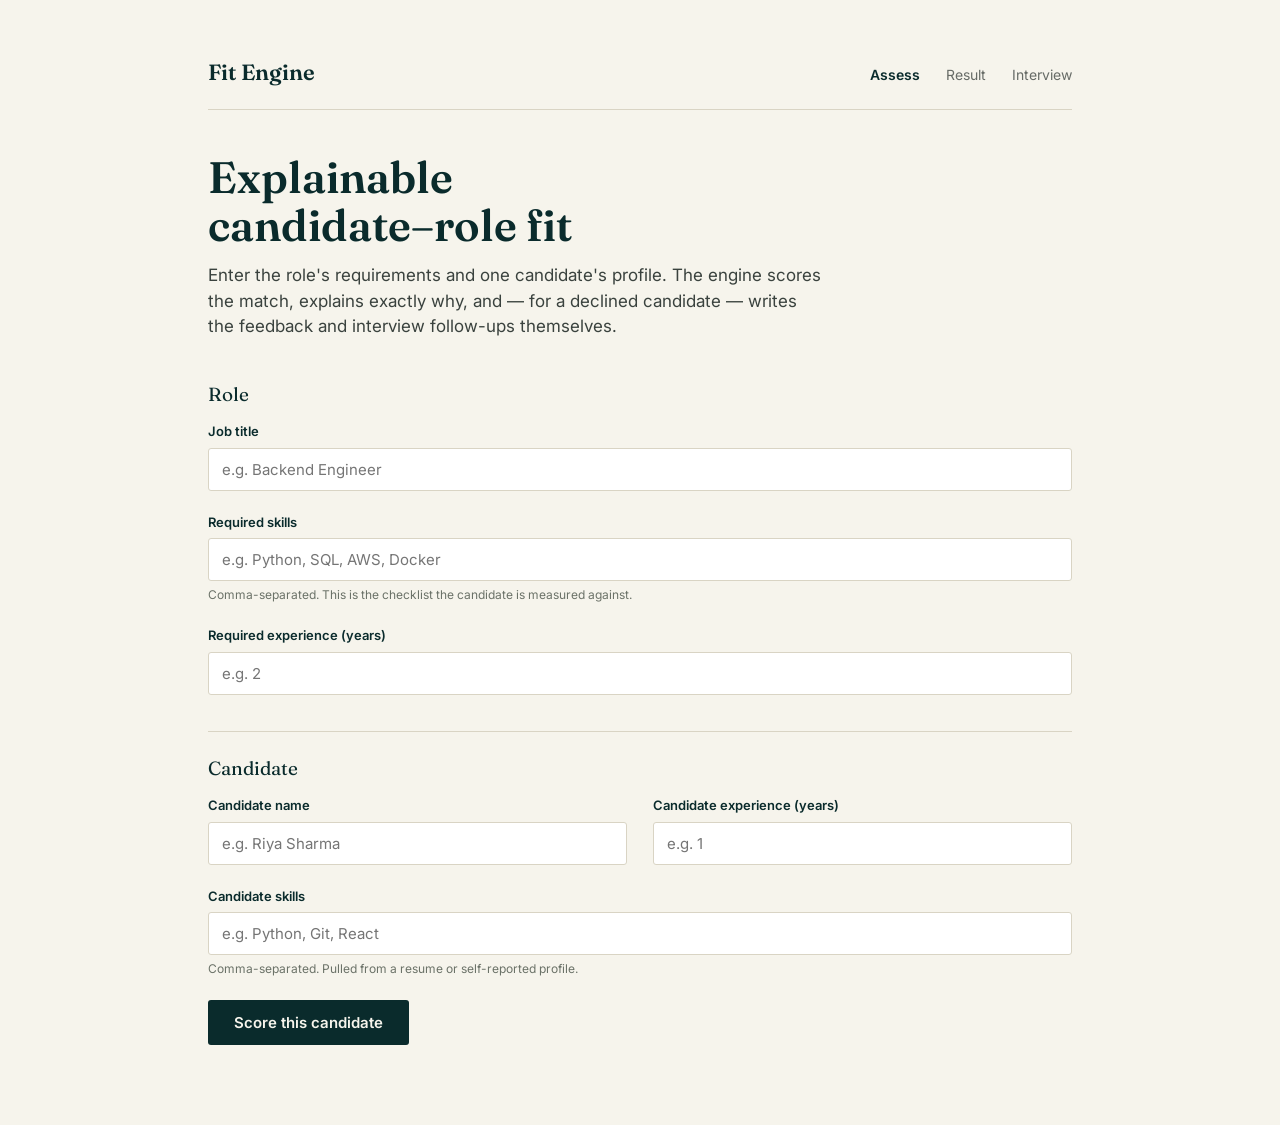
<file: index.html>
<!DOCTYPE html>
<html lang="en">
<head>
<meta charset="UTF-8">
<meta name="viewport" content="width=device-width, initial-scale=1">
<title>Explainable Candidate-Role Fit Engine</title>
<link rel="stylesheet" href="style.css">
</head>
<body>
<div class="page">
  <div class="crest">
    <div class="mark">Fit Engine</div>
    <nav>
      <a href="index.html" class="here">Assess</a>
      <a href="results.html">Result</a>
      <a href="interview.html">Interview</a>
    </nav>
  </div>

  <h1>Explainable candidate–role fit</h1>
  <p class="lede">Enter the role's requirements and one candidate's profile. The engine scores the match, explains exactly why, and — for a declined candidate — writes the feedback and interview follow-ups themselves.</p>

  <form id="fitForm">
    <div class="section-title">Role</div>
    <div class="field">
      <label for="jobTitle">Job title</label>
      <input type="text" id="jobTitle" placeholder="e.g. Backend Engineer" required>
    </div>
    <div class="field">
      <label for="requiredSkills">Required skills</label>
      <input type="text" id="requiredSkills" placeholder="e.g. Python, SQL, AWS, Docker" required>
      <div class="hint">Comma-separated. This is the checklist the candidate is measured against.</div>
    </div>
    <div class="field">
      <label for="requiredExp">Required experience (years)</label>
      <input type="number" id="requiredExp" min="0" step="0.5" placeholder="e.g. 2">
    </div>

    <div class="section-title">Candidate</div>
    <div class="grid2">
      <div class="field">
        <label for="candidateName">Candidate name</label>
        <input type="text" id="candidateName" placeholder="e.g. Riya Sharma" required>
      </div>
      <div class="field">
        <label for="candidateExp">Candidate experience (years)</label>
        <input type="number" id="candidateExp" min="0" step="0.5" placeholder="e.g. 1">
      </div>
    </div>
    <div class="field">
      <label for="candidateSkills">Candidate skills</label>
      <input type="text" id="candidateSkills" placeholder="e.g. Python, Git, React" required>
      <div class="hint">Comma-separated. Pulled from a resume or self-reported profile.</div>
    </div>

    <div class="actions">
      <button type="submit" class="btn">Score this candidate</button>
    </div>
  </form>
</div>

<script src="script.js"></script>
<script>
document.getElementById("fitForm").addEventListener("submit", function (e) {
  e.preventDefault();
  const data = {
    jobTitle: document.getElementById("jobTitle").value,
    requiredSkills: document.getElementById("requiredSkills").value,
    requiredExp: document.getElementById("requiredExp").value,
    candidateName: document.getElementById("candidateName").value,
    candidateExp: document.getElementById("candidateExp").value,
    candidateSkills: document.getElementById("candidateSkills").value
  };
  saveSession(data);
  window.location.href = "results.html";
});
</script>
</body>
</html>
</file>
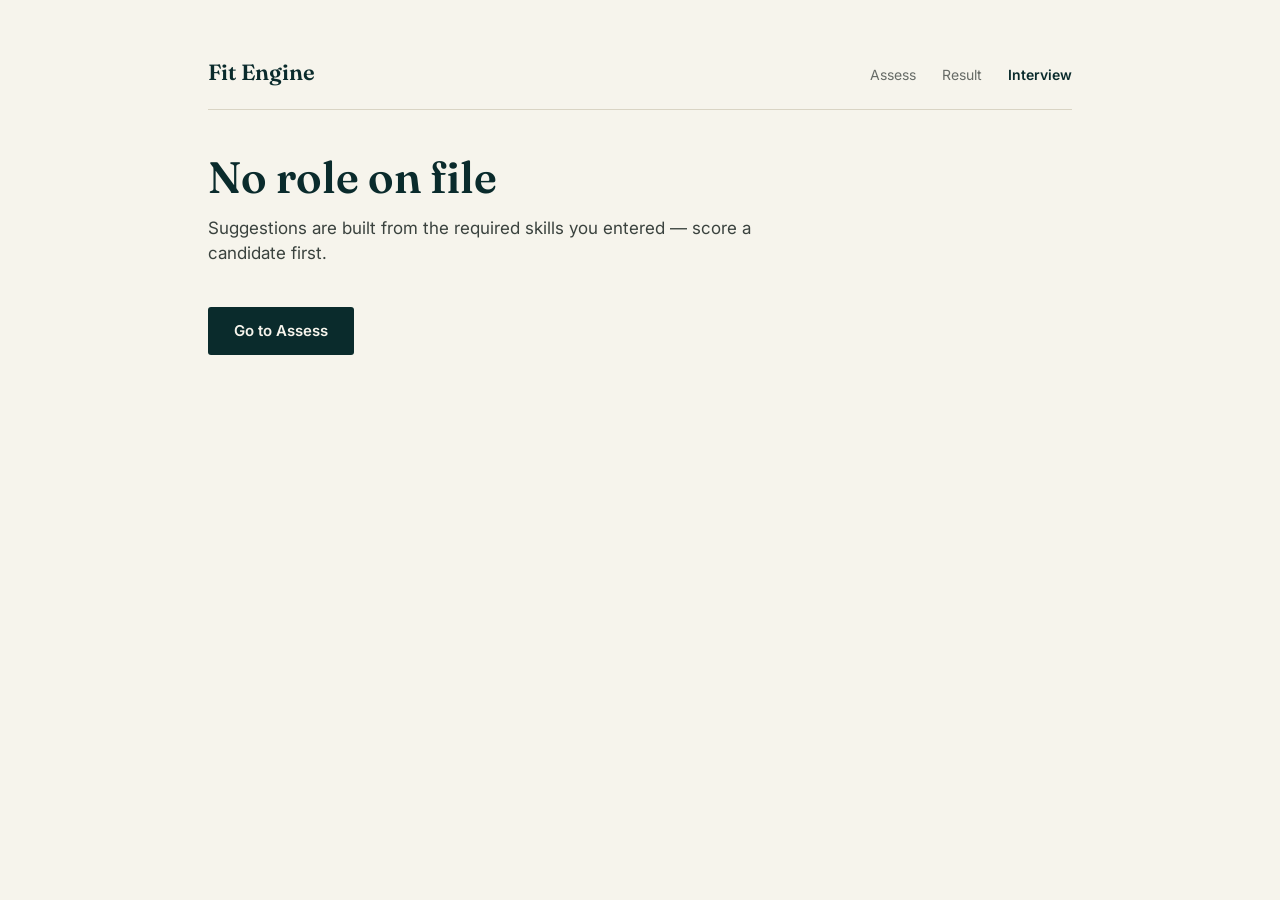
<file: interview.html>
<!DOCTYPE html>
<html lang="en">
<head>
<meta charset="UTF-8">
<meta name="viewport" content="width=device-width, initial-scale=1">
<title>Interview questions — Explainable Candidate-Role Fit Engine</title>
<link rel="stylesheet" href="style.css">
</head>
<body>
<div class="page">
  <div class="crest">
    <div class="mark">Fit Engine</div>
    <nav>
      <a href="index.html">Assess</a>
      <a href="results.html">Result</a>
      <a href="interview.html" class="here">Interview</a>
    </nav>
  </div>

  <div id="content"></div>
</div>

<script src="script.js"></script>
<script>
const data = loadSession();
const root = document.getElementById("content");

if (!data) {
  root.innerHTML = `
    <h1>No role on file</h1>
    <p class="lede">Suggestions are built from the required skills you entered — score a candidate first.</p>
    <a class="btn" href="index.html">Go to Assess</a>`;
} else {
  const groups = buildQuestions(data);
  root.innerHTML = `
    <h1>Questions for the ${data.jobTitle || "role"} interview</h1>
    <p class="lede">Pulled from the required skills, weighted toward whatever this candidate's profile didn't already cover.</p>
    ${groups.map(g => `
      <div class="section-title">${g.tag}</div>
      ${g.questions.map(q => `<div class="qa-item"><div class="q">${q}</div></div>`).join("")}
    `).join("")}
    <div class="actions" style="margin-top:20px;">
      <a class="btn ghost" href="results.html">Back to result</a>
      <a class="btn" href="index.html">Score another candidate</a>
    </div>
  `;
}
</script>
</body>
</html>
</file>
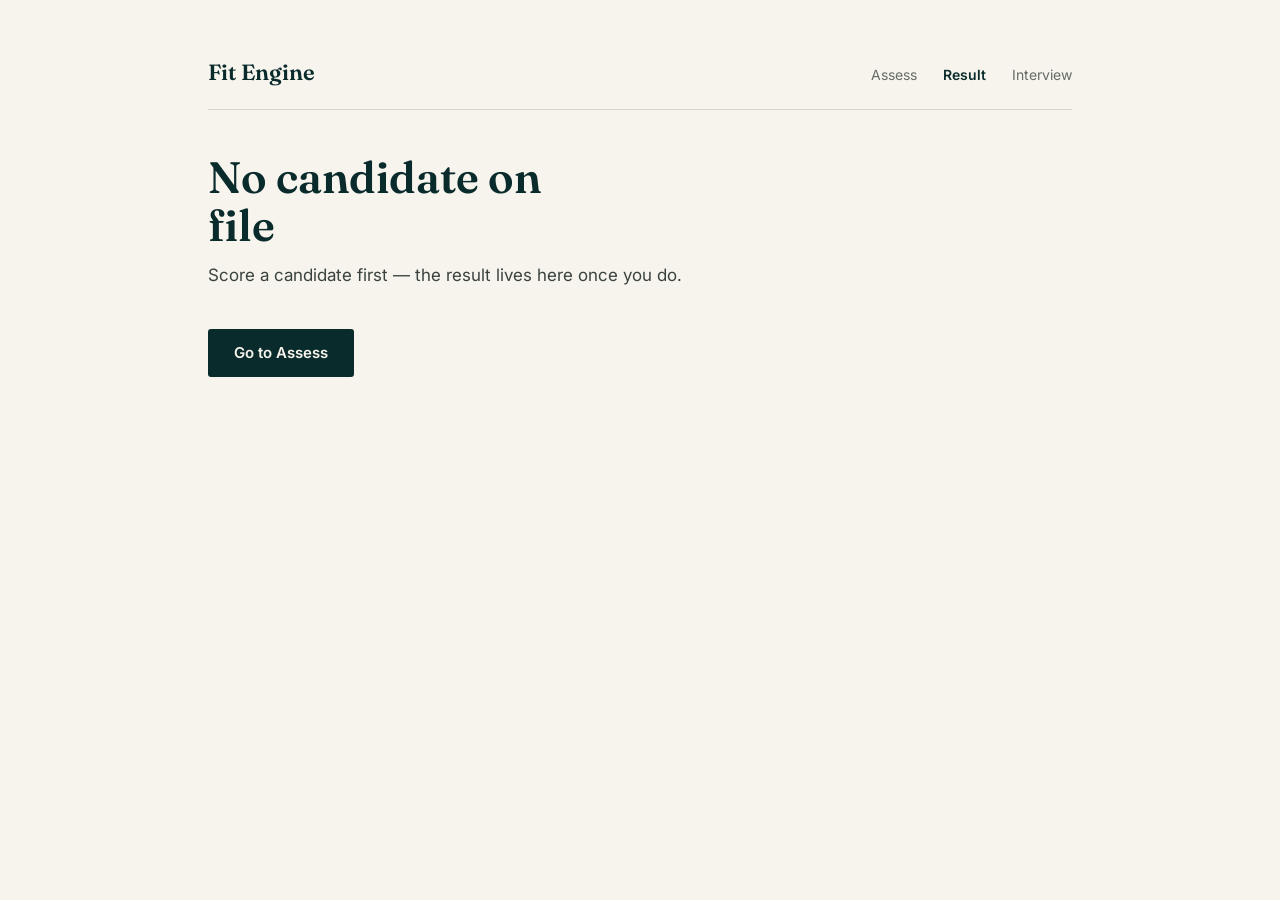
<file: results.html>
<!DOCTYPE html>
<html lang="en">
<head>
<meta charset="UTF-8">
<meta name="viewport" content="width=device-width, initial-scale=1">
<title>Result — Explainable Candidate-Role Fit Engine</title>
<link rel="stylesheet" href="style.css">
</head>
<body>
<div class="page">
  <div class="crest">
    <div class="mark">Fit Engine</div>
    <nav>
      <a href="index.html">Assess</a>
      <a href="results.html" class="here">Result</a>
      <a href="interview.html">Interview</a>
    </nav>
  </div>

  <div id="content"></div>
</div>

<script src="script.js"></script>
<script>
const data = loadSession();
const root = document.getElementById("content");

if (!data) {
  root.innerHTML = `
    <h1>No candidate on file</h1>
    <p class="lede">Score a candidate first — the result lives here once you do.</p>
    <a class="btn" href="index.html">Go to Assess</a>`;
} else {
  const r = scoreCandidate(data);
  const dialBg = `conic-gradient(var(--gold) ${r.finalPct * 3.6}deg, var(--line) 0deg)`;

  const matchChips = r.matched.map(s => `<span class="chip match">${s}</span>`).join("") || `<span class="chip">none</span>`;
  const gapChips = r.missing.map(s => `<span class="chip gap">${s}</span>`).join("") || `<span class="chip">none</span>`;

  const feedbackBlock = r.selected
    ? `<div class="section-title">Why this candidate advances</div>
       <p>${data.candidateName} matched ${r.matched.length} of ${r.required.length} required skills${r.reqExp ? ` and meets the ${r.reqExp}-year experience bar` : ""}, clearing the 70% fit threshold.</p>`
    : `<div class="section-title">Feedback for ${data.candidateName}</div>
       <ul class="feedback">${buildFeedback(r, data).map(l => `<li>${l}</li>`).join("")}</ul>`;

  root.innerHTML = `
    <h1>${data.candidateName} vs. ${data.jobTitle || "the role"}</h1>
    <p class="lede">Score is 75% skill coverage, 25% experience coverage — shown in full below so the number is never a black box.</p>

    <div class="verdict">
      <div class="dial" style="background:${dialBg}">
        <div style="background:#fff;width:86px;height:86px;border-radius:50%;display:flex;flex-direction:column;align-items:center;justify-content:center;">
          <div class="num">${r.finalPct}%</div>
          <div class="pct">fit</div>
        </div>
      </div>
      <div class="verdict-copy">
        <p class="status ${r.selected ? "selected" : "declined"}">${r.selected ? "Advance to interview" : "Not selected"}</p>
        <p>Threshold for advancing is 70% overall fit.</p>
      </div>
    </div>

    <div class="section-title">Skill coverage — ${r.skillPct}%</div>
    <div class="bar-row">
      <div class="bar-track"><div class="bar-fill" style="width:${r.skillPct}%"></div></div>
    </div>
    <div class="chip-row" style="margin-bottom:10px;"><strong style="font-size:13px;width:100%;color:#6B7268;">Matched</strong>${matchChips}</div>
    <div class="chip-row"><strong style="font-size:13px;width:100%;color:#6B7268;">Missing</strong>${gapChips}</div>

    <div class="section-title">Experience coverage — ${r.expPct}%</div>
    <div class="bar-row">
      <div class="bar-track"><div class="bar-fill" style="width:${r.expPct}%"></div></div>
    </div>
    <p style="font-size:14px;color:#6B7268;margin-top:-6px;">${r.candExp || 0} year(s) on file against ${r.reqExp || 0} required.</p>

    ${feedbackBlock}

    <div class="actions" style="margin-top:30px;">
      <a class="btn" href="interview.html">See interview questions</a>
      <a class="btn ghost" href="index.html">Score another candidate</a>
    </div>
  `;

  saveSession(Object.assign({}, data, { missingSkills: r.missing.join(", ") }));
}
</script>
</body>
</html>
</file>
<file: style.css>
@import url('https://fonts.googleapis.com/css2?family=Fraunces:opsz,wght@9..144,400;9..144,600&family=Inter:wght@400;500;600&display=swap');

:root{
  --ink:#1B2320;
  --paper:#F6F4EC;
  --teal:#0F3D3E;
  --teal-deep:#0A2B2C;
  --gold:#C9974B;
  --line:#D9D4C4;
  --good:#3E7A55;
  --bad:#B5502F;
}

*{box-sizing:border-box;}
html,body{margin:0;padding:0;}
body{
  background:var(--paper);
  color:var(--ink);
  font-family:'Inter',sans-serif;
  line-height:1.5;
  min-height:100vh;
}

.page{
  max-width:920px;
  margin:0 auto;
  padding:56px 28px 80px;
}

.crest{
  display:flex;
  align-items:baseline;
  justify-content:space-between;
  border-bottom:1px solid var(--line);
  padding-bottom:20px;
  margin-bottom:44px;
}
.crest .mark{
  font-family:'Fraunces',serif;
  font-size:22px;
  font-weight:600;
  color:var(--teal-deep);
}
.crest nav a{
  color:var(--ink);
  text-decoration:none;
  font-size:14px;
  margin-left:22px;
  opacity:.65;
}
.crest nav a.here{opacity:1;font-weight:600;color:var(--teal-deep);}

h1{
  font-family:'Fraunces',serif;
  font-size:44px;
  font-weight:600;
  line-height:1.08;
  margin:0 0 14px;
  color:var(--teal-deep);
  max-width:14ch;
}
p.lede{
  font-size:17px;
  max-width:56ch;
  color:#3A423E;
  margin:0 0 40px;
}

.field{margin-bottom:22px;}
.field label{
  display:block;
  font-size:13px;
  font-weight:600;
  color:var(--teal-deep);
  margin-bottom:6px;
}
.field .hint{font-size:12px;color:#6B7268;margin-top:5px;}
input[type=text],input[type=number],textarea{
  width:100%;
  font-family:'Inter',sans-serif;
  font-size:15px;
  padding:11px 13px;
  border:1px solid var(--line);
  border-radius:3px;
  background:#fff;
  color:var(--ink);
}
textarea{min-height:76px;resize:vertical;}
input:focus,textarea:focus{
  outline:2px solid var(--gold);
  outline-offset:1px;
  border-color:var(--gold);
}

.grid2{display:grid;grid-template-columns:1fr 1fr;gap:22px 26px;}
@media (max-width:600px){.grid2{grid-template-columns:1fr;}}

.btn{
  display:inline-block;
  background:var(--teal-deep);
  color:#F6F4EC;
  border:none;
  font-family:'Inter',sans-serif;
  font-size:15px;
  font-weight:600;
  padding:13px 26px;
  border-radius:3px;
  cursor:pointer;
  text-decoration:none;
}
.btn:hover{background:var(--teal);}
.btn.ghost{
  background:transparent;
  color:var(--teal-deep);
  border:1px solid var(--teal-deep);
}
.btn.ghost:hover{background:rgba(15,61,62,.06);}

.actions{margin-top:8px;display:flex;gap:14px;flex-wrap:wrap;}

/* results page */
.verdict{
  display:flex;
  align-items:center;
  gap:28px;
  border:1px solid var(--line);
  background:#fff;
  padding:28px;
  border-radius:4px;
  margin-bottom:36px;
}
.dial{
  position:relative;
  width:118px;
  height:118px;
  border-radius:50%;
  flex:none;
  display:flex;
  align-items:center;
  justify-content:center;
}
.dial .num{
  font-family:'Fraunces',serif;
  font-size:28px;
  font-weight:600;
  color:var(--teal-deep);
}
.dial .pct{font-size:12px;color:#6B7268;}
.verdict-copy .status{
  font-family:'Fraunces',serif;
  font-size:24px;
  margin:0 0 6px;
}
.status.selected{color:var(--good);}
.status.declined{color:var(--bad);}
.verdict-copy p{margin:0;color:#3A423E;font-size:15px;max-width:48ch;}

.section-title{
  font-family:'Fraunces',serif;
  font-size:19px;
  color:var(--teal-deep);
  margin:36px 0 14px;
  padding-top:22px;
  border-top:1px solid var(--line);
}
.section-title:first-of-type{border-top:none;padding-top:0;}

.chip-row{display:flex;flex-wrap:wrap;gap:8px;}
.chip{
  font-size:13px;
  padding:6px 12px;
  border-radius:14px;
  border:1px solid var(--line);
  background:#fff;
}
.chip.match{border-color:var(--good);color:var(--good);}
.chip.gap{border-color:var(--bad);color:var(--bad);}

.bar-row{margin-bottom:14px;}
.bar-row .label{display:flex;justify-content:space-between;font-size:13px;margin-bottom:5px;}
.bar-track{height:8px;background:var(--line);border-radius:4px;overflow:hidden;}
.bar-fill{height:100%;background:var(--gold);}

ul.feedback{margin:0;padding-left:20px;}
ul.feedback li{margin-bottom:10px;font-size:15px;}

.qa-item{
  border:1px solid var(--line);
  background:#fff;
  border-radius:4px;
  padding:18px 20px;
  margin-bottom:14px;
}
.qa-item .tag{
  font-size:12px;
  color:var(--gold);
  font-weight:600;
  margin-bottom:6px;
}
.qa-item .q{font-size:15.5px;color:var(--ink);}

.empty{
  border:1px dashed var(--line);
  padding:24px;
  border-radius:4px;
  color:#6B7268;
  font-size:14px;
  }
</file>
